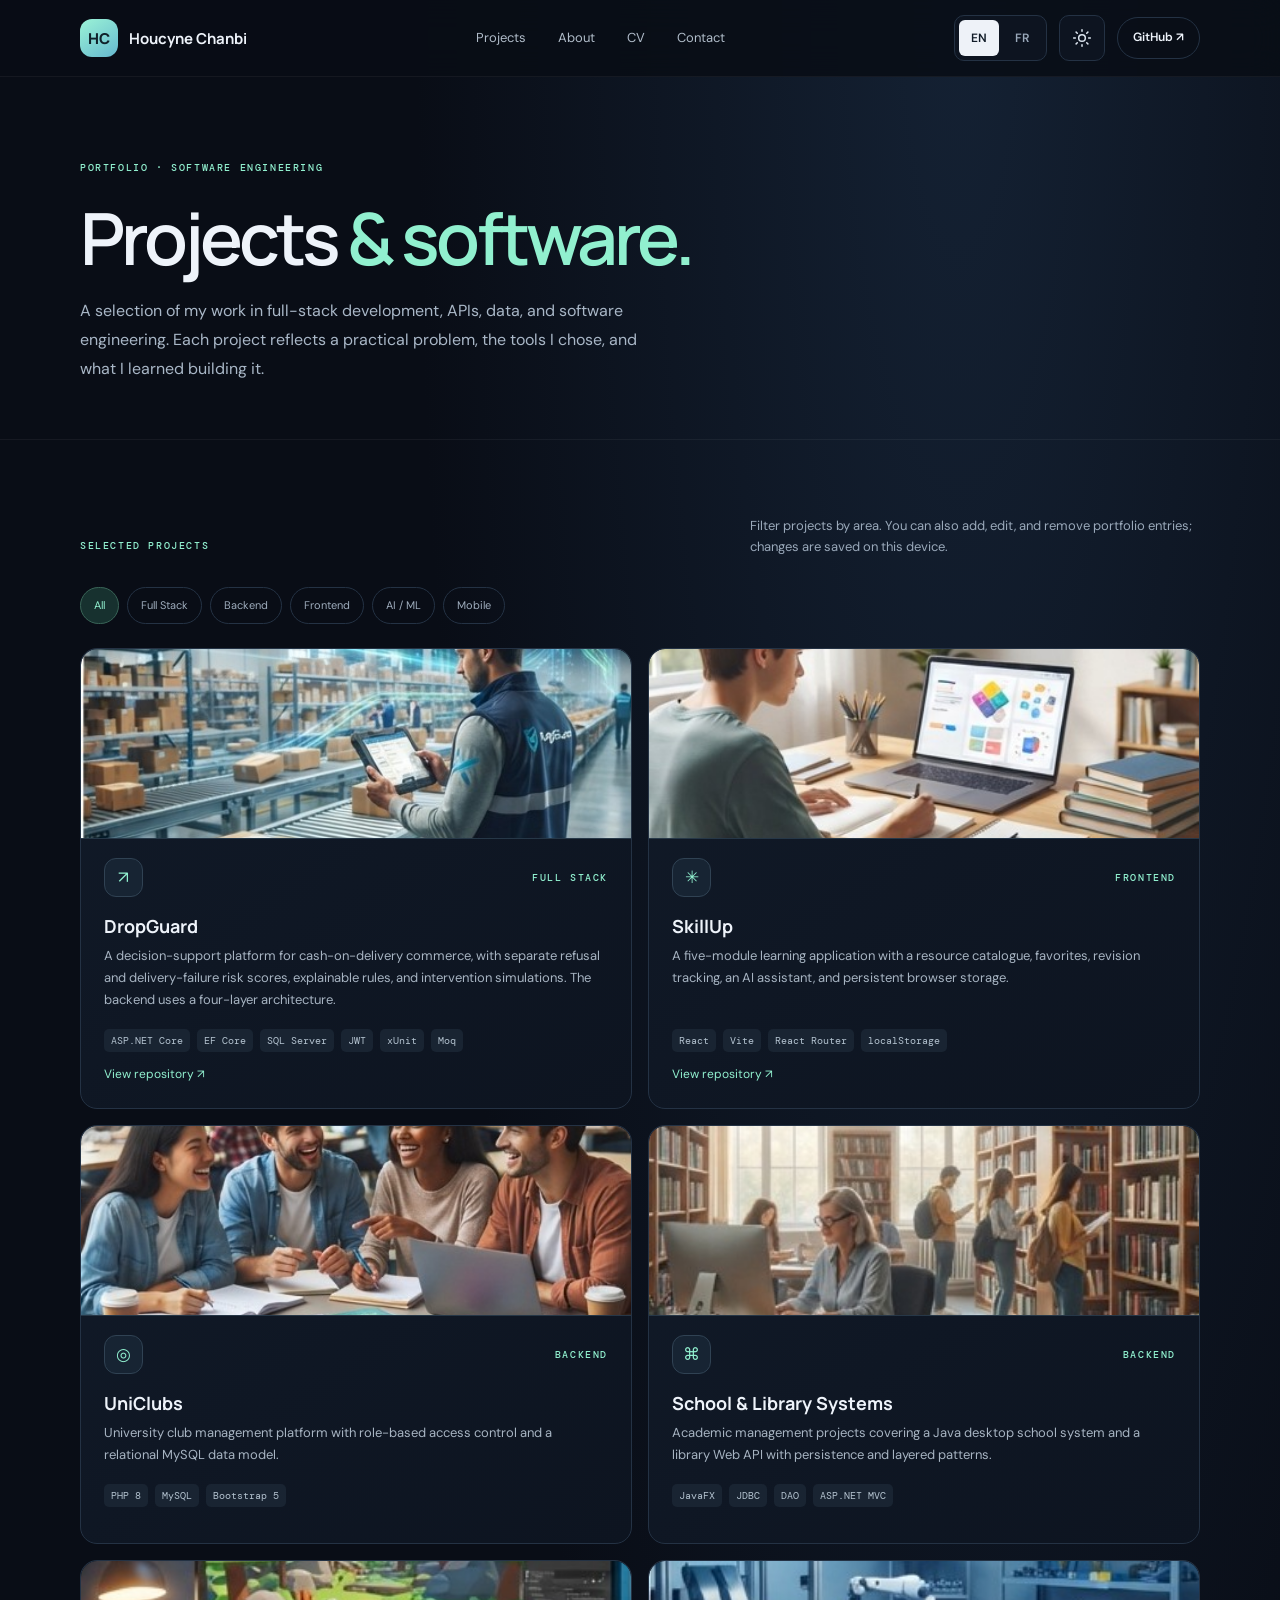
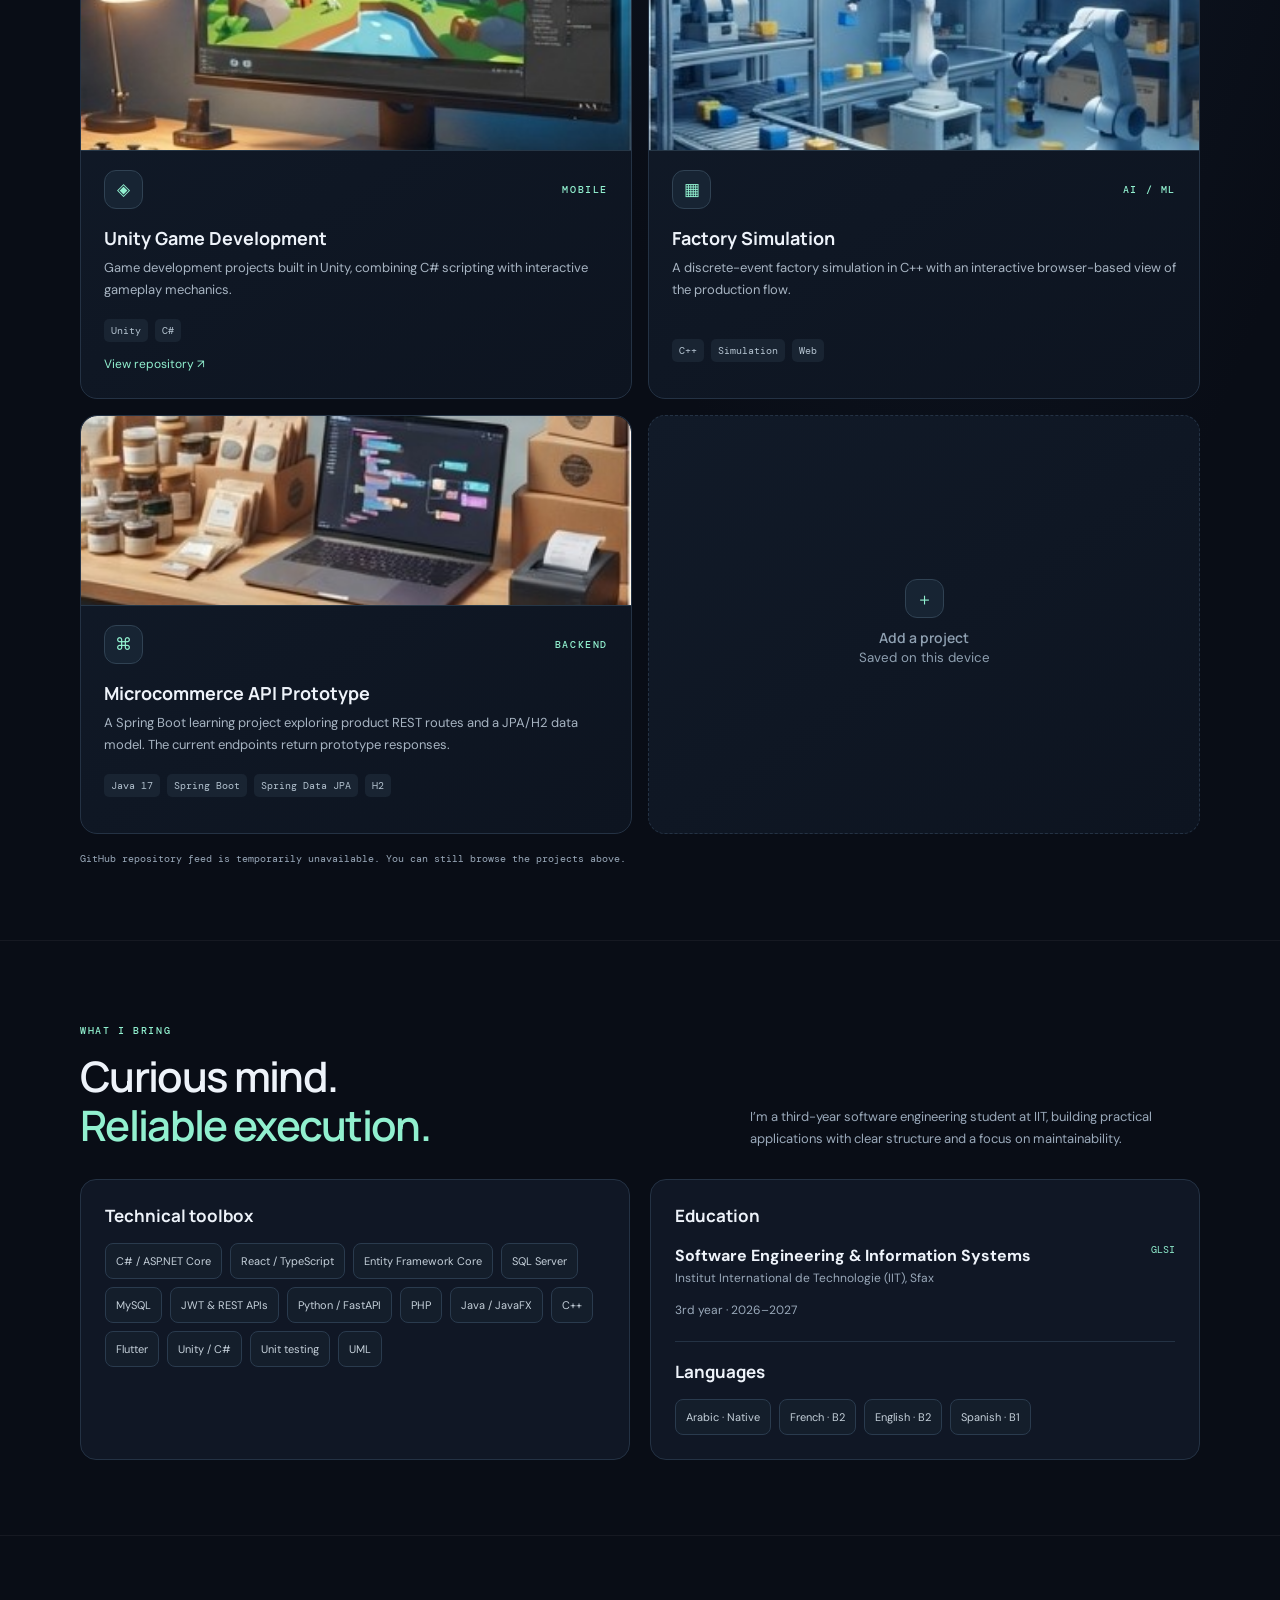
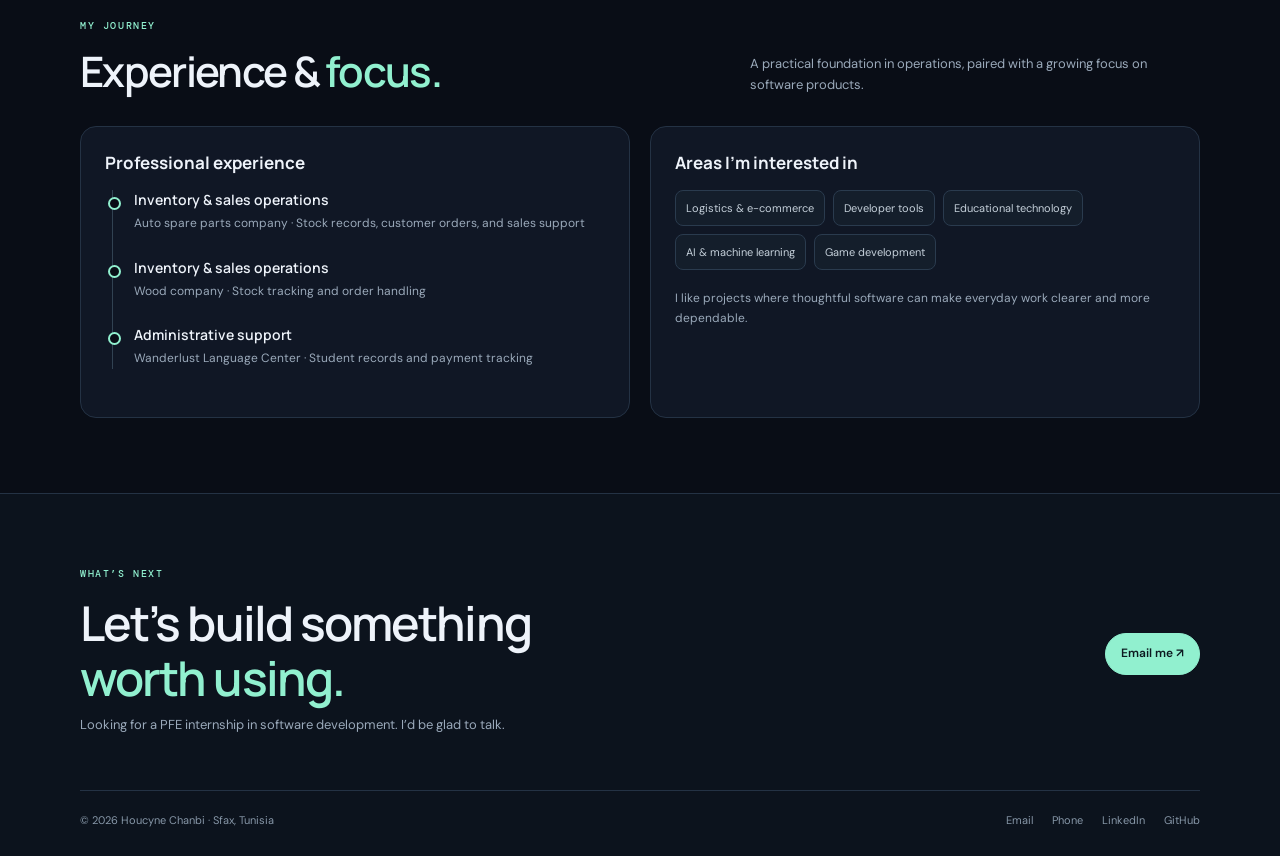
<file: index.html>
<!doctype html>
<html lang="en">
<head>
<meta charset="utf-8"><meta name="viewport" content="width=device-width, initial-scale=1">
<meta name="theme-color" content="#090d16"><meta name="description" content="Houcyne Chanbi — software engineering student building full-stack .NET and React applications.">
<title>Houcyne Chanbi — Software Engineer</title>
<link rel="preconnect" href="https://fonts.googleapis.com"><link rel="preconnect" href="https://fonts.gstatic.com" crossorigin>
<link href="https://fonts.googleapis.com/css2?family=DM+Mono:wght@400;500&family=DM+Sans:wght@400;500;600;700&family=Manrope:wght@400;500;600;700;800&display=swap" rel="stylesheet">
<link rel="stylesheet" href="style.css"></head>
<body><header class="topbar"><div class="wrap nav"><a href="#home" class="brand"><span class="monogram">HC</span><span>Houcyne Chanbi</span></a><nav class="navlinks"><a href="#projects" data-i="navProjects">Projects</a><a href="about.html" data-i="navAbout">About</a><a href="resume.html" data-i="navResume">CV</a><a href="#contact" data-i="navContact">Contact</a></nav><div class="nav-right"><div class="lang-switch" role="group" aria-label="Language"><button type="button" class="lang-option" data-lang="en" aria-pressed="true">EN</button><button type="button" class="lang-option" data-lang="fr" aria-pressed="false">FR</button></div><button type="button" class="theme-switch" id="themeToggle" aria-label="Switch to light mode" title="Switch to light mode"><svg viewBox="0 0 24 24" aria-hidden="true"><circle cx="12" cy="12" r="4"></circle><path d="M12 2v2m0 16v2M4.93 4.93l1.42 1.42m11.3 11.3 1.42 1.42M2 12h2m16 0h2M4.93 19.07l1.42-1.42m11.3-11.3 1.42-1.42"></path></svg></button><a class="pill" href="https://github.com/joexv1" target="_blank" rel="noreferrer">GitHub ↗</a></div></div></header>
<main id="home"><section class="wrap hero"><div><span class="eyebrow" data-i="heroEyebrow">PORTFOLIO · SOFTWARE ENGINEERING</span><h1>Projects <em>&amp; software.</em></h1><p class="lede" data-i="heroText">A selection of my work in full-stack development, APIs, data, and software engineering. Each project reflects a practical problem, the tools I chose, and what I learned building it.</p></div></section>
<section id="projects" class="section"><div class="wrap"><div class="section-head"><div><span class="eyebrow" data-i="selected">SELECTED PROJECTS</span></div><p class="section-intro" data-i="projectsIntro">Filter projects by area. You can also add, edit, and remove portfolio entries; changes are saved on this device.</p></div><div class="filters" id="filters"></div><div class="grid" id="projectGrid"></div><div class="api-status" id="apiStatus" style="margin-top:18px"></div></div></section>
<section id="about" class="section"><div class="wrap"><div class="section-head"><div><span class="eyebrow" data-i="aboutLabel">WHAT I BRING</span><h2 class="section-heading">Curious mind.<br><em>Reliable execution.</em></h2></div><p class="section-intro" data-i="aboutIntro">I’m a third-year software engineering student at IIT, building practical applications with clear structure and a focus on maintainability.</p></div><div class="two-col"><article class="panel"><h3 data-i="toolbox">Technical toolbox</h3><div class="skill-list"><span class="skill">C# / ASP.NET Core</span><span class="skill">React / TypeScript</span><span class="skill">Entity Framework Core</span><span class="skill">SQL Server</span><span class="skill">MySQL</span><span class="skill">JWT &amp; REST APIs</span><span class="skill">Python / FastAPI</span><span class="skill">PHP</span><span class="skill">Java / JavaFX</span><span class="skill">C++</span><span class="skill">Flutter</span><span class="skill">Unity / C#</span><span class="skill">Unit testing</span><span class="skill">UML</span></div></article><article class="panel"><h3 data-i="education">Education</h3><div class="edu-card"><div><strong data-i="degree">Software Engineering &amp; Information Systems</strong><p>Institut International de Technologie (IIT), Sfax</p><p data-i="year">3rd year · 2026–2027</p></div><span class="edu-date">GLSI</span></div><div style="height:1px;background:var(--line);margin:8px 0 18px"></div><h3 data-i="languages">Languages</h3><div class="skill-list"><span class="skill">Arabic · Native</span><span class="skill">French · B2</span><span class="skill">English · B2</span><span class="skill">Spanish · B1</span></div></article></div></div></section>
<section id="experience" class="section"><div class="wrap"><div class="section-head"><div><span class="eyebrow" data-i="journey">MY JOURNEY</span><h2 class="section-heading">Experience &amp; <em>focus.</em></h2></div><p class="section-intro" data-i="journeyIntro">A practical foundation in operations, paired with a growing focus on software products.</p></div><div class="two-col"><article class="panel"><h3 data-i="experienceTitle">Professional experience</h3><div class="timeline"><div class="timeline-item"><h4 data-i="autoParts">Inventory &amp; sales operations</h4><p data-i="autoPartsDesc">Auto spare parts company · Stock records, customer orders, and sales support</p></div><div class="timeline-item"><h4 data-i="wood">Inventory &amp; sales operations</h4><p data-i="woodDesc">Wood company · Stock tracking and order handling</p></div><div class="timeline-item"><h4>Administrative support</h4><p>Wanderlust Language Center · Student records and payment tracking</p></div></div></article><article class="panel"><h3 data-i="interests">Areas I’m interested in</h3><div class="skill-list"><span class="skill">Logistics &amp; e-commerce</span><span class="skill">Developer tools</span><span class="skill">Educational technology</span><span class="skill">AI &amp; machine learning</span><span class="skill">Game development</span></div><p style="color:var(--muted);font-size:12px;margin:19px 0 0" data-i="interestsText">I like projects where thoughtful software can make everyday work clearer and more dependable.</p></article></div></div></section>
<section id="contact" class="footer"><div class="wrap"><div class="footer-main"><div><span class="eyebrow" data-i="next">WHAT’S NEXT</span><h2 data-i="talk">Let’s build something<br><em style="color:var(--mint);font-style:normal">worth using.</em></h2><p data-i="contactText">Looking for a PFE internship in software development. I’d be glad to talk.</p></div><a class="button primary" href="mailto:houcynejoe09@gmail.com">Email me ↗</a></div><div class="footer-bottom"><span>© <span id="yearNow"></span> Houcyne Chanbi · Sfax, Tunisia</span><div class="social"><a href="mailto:houcynejoe09@gmail.com">Email</a><a href="tel:+21694235334">Phone</a><a href="https://www.linkedin.com/in/houcyne-joe-3a90a4304" target="_blank" rel="noreferrer">LinkedIn</a><a href="https://github.com/joexv1" target="_blank" rel="noreferrer">GitHub</a></div></div></div></section></main>
<div class="modal" id="modal"><div class="dialog"><h3 id="modalTitle">Add a project</h3><form class="form" id="projectForm"><input type="hidden" id="projectId"><label>Project name<input id="projectName" required maxlength="60"></label><label>Category<select id="projectCategory"><option>Full Stack</option><option>Backend</option><option>Frontend</option><option>AI / ML</option><option>Mobile</option></select></label><label>Short description<textarea id="projectDescription" required maxlength="260"></textarea></label><label>Technologies, comma separated<input id="projectTech" placeholder="React, TypeScript"></label><label>GitHub URL<input id="projectUrl" type="url" placeholder="https://github.com/joexv1/..."></label><div class="form-actions"><button type="button" class="pill" id="cancelModal">Cancel</button><button class="button primary" type="submit">Save project</button></div></form></div></div>
<script>
const translations={fr:{navProjects:'Projets',navAbout:'À propos',navResume:'CV',navExperience:'Expérience',navContact:'Contact',heroEyebrow:'PORTFOLIO · GÉNIE LOGICIEL',heroText:'Une sélection de mes réalisations en développement full-stack, API, données et génie logiciel. Chaque projet répond à un problème concret et reflète les choix techniques et les apprentissages de sa réalisation.',selected:'PROJETS SÉLECTIONNÉS',projectsIntro:'Filtrez les projets par domaine. Vous pouvez aussi ajouter, modifier et supprimer des projets; vos changements restent enregistrés sur cet appareil.',aboutLabel:'MES ATOUTS',aboutIntro:'Étudiant en troisième année de génie logiciel à l’IIT, je développe des applications utiles, structurées et faciles à maintenir.',toolbox:'Compétences techniques',education:'Formation',degree:'Génie logiciel et systèmes d’information',year:'3e année · 2026–2027',languages:'Langues',journey:'MON PARCOURS',journeyIntro:'Une expérience opérationnelle concrète, combinée à un intérêt croissant pour les produits logiciels.',experienceTitle:'Expérience professionnelle',autoParts:'Gestion de stock et ventes',autoPartsDesc:'Entreprise de pièces automobiles · Stocks, commandes et ventes',wood:'Gestion de stock et ventes',woodDesc:'Entreprise de bois · Suivi des stocks et commandes',interests:'Centres d’intérêt',interestsText:'J’aime créer des logiciels qui rendent le travail quotidien plus simple et plus fiable.',next:'ET MAINTENANT ?',talk:'Créons quelque chose<br><em style="color:var(--mint);font-style:normal">qui sert vraiment.</em>',contactText:'À la recherche d’un stage PFE en développement logiciel. Au plaisir d’échanger.'}};
const baseProjects=[{id:'dropguard',name:'DropGuard',image:'images/dropguard.jpg',category:'Full Stack',description:'A decision-support platform for cash-on-delivery commerce, with separate refusal and delivery-failure risk scores, explainable rules, and intervention simulations. The backend uses a four-layer architecture.',tech:['ASP.NET Core','EF Core','SQL Server','JWT','xUnit','Moq'],url:'https://github.com/joexv1/dropguard',icon:'↗'},{id:'skillup',name:'SkillUp',image:'images/skillup.jpg',category:'Frontend',description:'A five-module learning application with a resource catalogue, favorites, revision tracking, an AI assistant, and persistent browser storage.',tech:['React','Vite','React Router','localStorage'],url:'https://github.com/joexv1/skillup',icon:'✳'},{id:'uniclubs',name:'UniClubs',image:'images/uniclubs.jpg',category:'Backend',description:'University club management platform with role-based access control and a relational MySQL data model.',tech:['PHP 8','MySQL','Bootstrap 5'],url:'',icon:'◎'},{id:'school',name:'School & Library Systems',image:'images/school-library.jpg',category:'Backend',description:'Academic management projects covering a Java desktop school system and a library Web API with persistence and layered patterns.',tech:['JavaFX','JDBC','DAO','ASP.NET MVC'],url:'',icon:'⌘'},{id:'games',name:'Unity Game Development',image:'images/unity-game.jpg',category:'Mobile',description:'Game development projects built in Unity, combining C# scripting with interactive gameplay mechanics.',tech:['Unity','C#'],url:'https://github.com/joexv1/game',icon:'◈'},{id:'factory',name:'Factory Simulation',image:'images/factory-simulation.jpg',category:'AI / ML',description:'A discrete-event factory simulation in C++ with an interactive browser-based view of the production flow.',tech:['C++','Simulation','Web'],url:'',icon:'▦'},{id:'microcommerce',name:'Microcommerce API Prototype',image:'images/microcommerce.jpg',category:'Backend',description:'A Spring Boot learning project exploring product REST routes and a JPA/H2 data model. The current endpoints return prototype responses.',tech:['Java 17','Spring Boot','Spring Data JPA','H2'],url:'',icon:'⌘'}];
const labels=['All','Full Stack','Backend','Frontend','AI / ML','Mobile']; let active='All'; let projects=[];
function loadProjects(){try{const custom=JSON.parse(localStorage.getItem('houcyne-projects')||'[]');projects=[...baseProjects,...custom]}catch{projects=[...baseProjects]}}
function saveProjects(){localStorage.setItem('houcyne-projects',JSON.stringify(projects.filter(p=>p.custom)))}
function render(){const fr=document.documentElement.lang==='fr';document.querySelector('#filters').innerHTML=labels.map(x=>`<button class="filter ${active===x?'active':''}" data-filter="${x}">${fr?({'All':'Tous','Full Stack':'Full Stack','Backend':'Backend','Frontend':'Frontend','AI / ML':'IA / ML','Mobile':'Mobile'})[x]:x}</button>`).join('');document.querySelector('#projectGrid').innerHTML=projects.filter(p=>active==='All'||p.category===active).map(p=>`<article class="card">${p.image?`<img class="project-photo" src="${p.image}" alt="${escapeAttr(p.name)} project photo" loading="lazy">`:""}<div class="card-top"><span class="icon">${p.icon||'✳'}</span><span class="label">${p.category}</span></div><h3>${escapeHtml(p.name)}</h3><p>${escapeHtml(p.description)}</p><div class="tech">${(p.tech||[]).map(t=>`<span>${escapeHtml(t)}</span>`).join('')}</div><div class="project-tools">${p.url?`<a class="repo-link" href="${escapeAttr(p.url)}" target="_blank" rel="noreferrer">View repository ↗</a>`:''}${p.custom?`<button class="text-btn" data-edit="${p.id}">Edit</button><button class="text-btn" data-delete="${p.id}">Delete</button>`:''}</div></article>`).join('')+`<button class="card add-card" id="addProject"><span class="icon">＋</span><strong>${fr?'Ajouter un projet':'Add a project'}</strong><small>${fr?'Enregistré sur cet appareil':'Saved on this device'}</small></button>`}
function escapeHtml(s){return String(s).replace(/[&<>"']/g,c=>({'&':'&amp;','<':'&lt;','>':'&gt;','"':'&quot;',"'":'&#39;'}[c]))}function escapeAttr(s){return escapeHtml(s)}
document.addEventListener('click',e=>{if(e.target.closest('[data-filter]')){active=e.target.closest('[data-filter]').dataset.filter;render()}if(e.target.closest('#addProject'))openForm();if(e.target.closest('[data-edit]'))openForm(projects.find(p=>p.id===e.target.closest('[data-edit]').dataset.edit));if(e.target.closest('[data-delete]')){projects=projects.filter(p=>p.id!==e.target.closest('[data-delete]').dataset.delete);saveProjects();render()}if(e.target.id==='cancelModal'||e.target.id==='modal')document.querySelector('#modal').classList.remove('open')});
function openForm(p){const form=document.querySelector('#projectForm');form.reset();document.querySelector('#projectId').value=p?.id||'';document.querySelector('#projectName').value=p?.name||'';document.querySelector('#projectCategory').value=p?.category||'Full Stack';document.querySelector('#projectDescription').value=p?.description||'';document.querySelector('#projectTech').value=(p?.tech||[]).join(', ');document.querySelector('#projectUrl').value=p?.url||'';document.querySelector('#modalTitle').textContent=p?'Edit project':'Add a project';document.querySelector('#modal').classList.add('open')}
document.querySelector('#projectForm').addEventListener('submit',e=>{e.preventDefault();const id=document.querySelector('#projectId').value||`custom-${Date.now()}`,old=projects.find(p=>p.id===id);const item={id,name:document.querySelector('#projectName').value.trim(),category:document.querySelector('#projectCategory').value,description:document.querySelector('#projectDescription').value.trim(),tech:document.querySelector('#projectTech').value.split(',').map(s=>s.trim()).filter(Boolean),url:document.querySelector('#projectUrl').value.trim(),icon:'✳',custom:true};projects=old?projects.map(p=>p.id===id?item:p):[...projects,item];saveProjects();document.querySelector('#modal').classList.remove('open');render()});
const englishCopy=new Map([...document.querySelectorAll('[data-i]')].map(el=>[el.dataset.i,el.innerHTML]));function setLanguage(lang){const fr=lang==='fr';document.documentElement.lang=lang;document.querySelectorAll('.lang-option').forEach(btn=>btn.setAttribute('aria-pressed',String(btn.dataset.lang===lang)));document.querySelectorAll('[data-i]').forEach(el=>{const key=el.dataset.i;el.innerHTML=fr?(translations.fr[key]||englishCopy.get(key)):englishCopy.get(key)});render();if(document.querySelector('#themeToggle'))setTheme(document.body.dataset.theme||'dark')}document.querySelectorAll('.lang-option').forEach(btn=>btn.addEventListener('click',()=>setLanguage(btn.dataset.lang)));function setTheme(theme){document.body.dataset.theme=theme;localStorage.setItem('houcyne-theme',theme);const dark=theme==='dark';const btn=document.querySelector('#themeToggle');btn.setAttribute('aria-label',dark?(document.documentElement.lang==='fr'?'Passer au mode clair':'Switch to light mode'):(document.documentElement.lang==='fr'?'Activer le mode nuit':'Switch to night mode'));btn.title=btn.getAttribute('aria-label');btn.innerHTML=dark?'<svg viewBox="0 0 24 24" aria-hidden="true"><circle cx="12" cy="12" r="4"></circle><path d="M12 2v2m0 16v2M4.93 4.93l1.42 1.42m11.3 11.3 1.42 1.42M2 12h2m16 0h2M4.93 19.07l1.42-1.42m11.3-11.3 1.42-1.42"></path></svg>':'<svg viewBox="0 0 24 24" aria-hidden="true"><path d="M20.5 15.5A8.5 8.5 0 0 1 8.5 3.5 8.5 8.5 0 1 0 20.5 15.5Z"></path></svg>'}setTheme(localStorage.getItem('houcyne-theme')||'dark');document.querySelector('#themeToggle').addEventListener('click',()=>setTheme(document.body.dataset.theme==='dark'?'light':'dark'));
async function loadGithub(){const status=document.querySelector('#apiStatus');status.textContent='Loading latest public repositories from GitHub…';try{const res=await fetch('https://api.github.com/users/joexv1/repos?sort=updated&per_page=100');if(!res.ok)throw Error('GitHub API returned '+res.status);const repos=await res.json();const activeRepos=repos.filter(r=>!r.fork&&!baseProjects.some(p=>p.name.toLowerCase()===r.name.toLowerCase()));status.textContent=`GitHub API · ${repos.length} public repositories · Updated ${new Date().toLocaleDateString()}`;if(activeRepos.length){const section=document.createElement('div');section.style.cssText='margin-top:24px';section.innerHTML=`<div class="section-head"><div><span class="eyebrow">GITHUB</span><h3 style="font:600 20px Manrope;margin:8px 0">More on my profile</h3></div><span class="api-status">${activeRepos.length} additional repositories</span></div><div class="two-col">${activeRepos.slice(0,4).map(r=>`<a class="api-card" href="${escapeAttr(r.html_url)}" target="_blank" rel="noreferrer"><span>${escapeHtml(r.name)}<br><small>${escapeHtml(r.description||'Public repository')}</small></span><span>${escapeHtml(r.language||'Code')} ↗</span></a>`).join('')}</div>`;document.querySelector('#projectGrid').after(section)}}catch(err){status.textContent='GitHub repository feed is temporarily unavailable. You can still browse the projects above.'}}
document.querySelector('#yearNow').textContent=new Date().getFullYear();loadProjects();render();loadGithub();
</script></body></html>
</file>
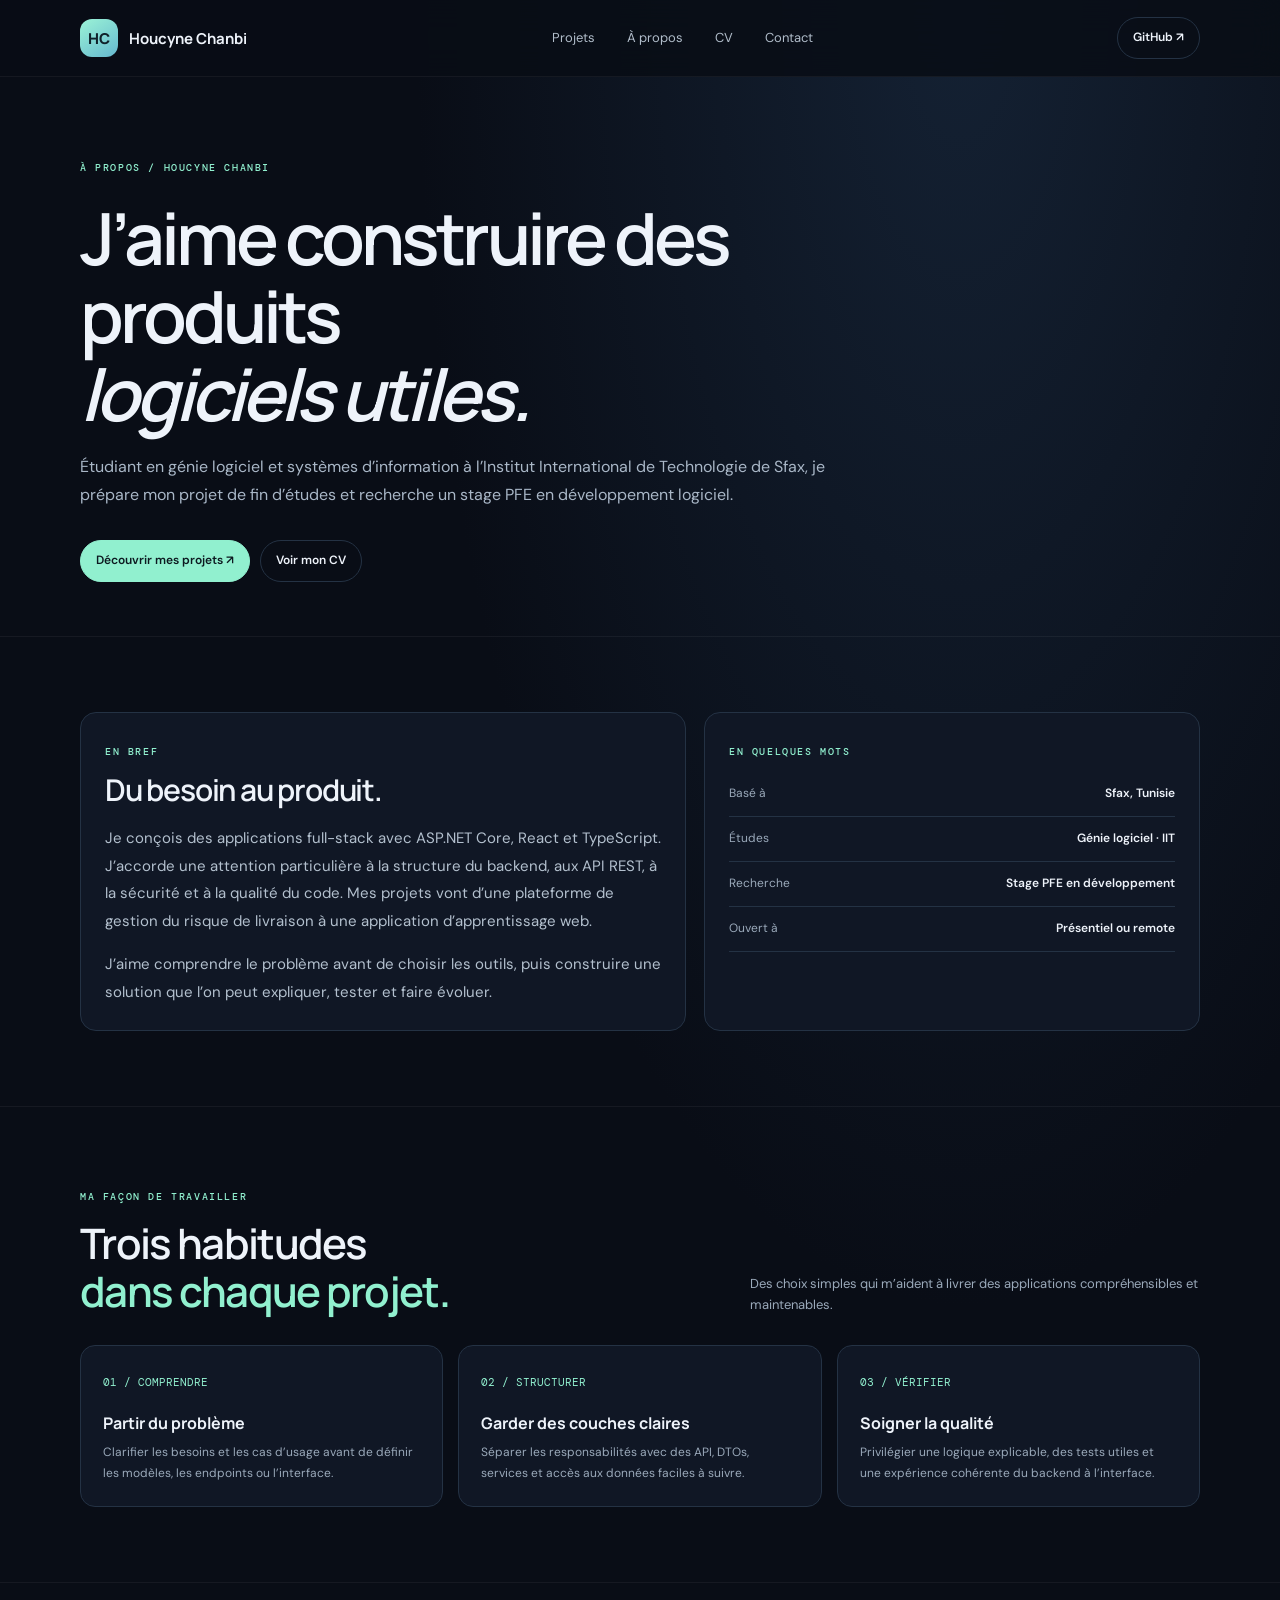
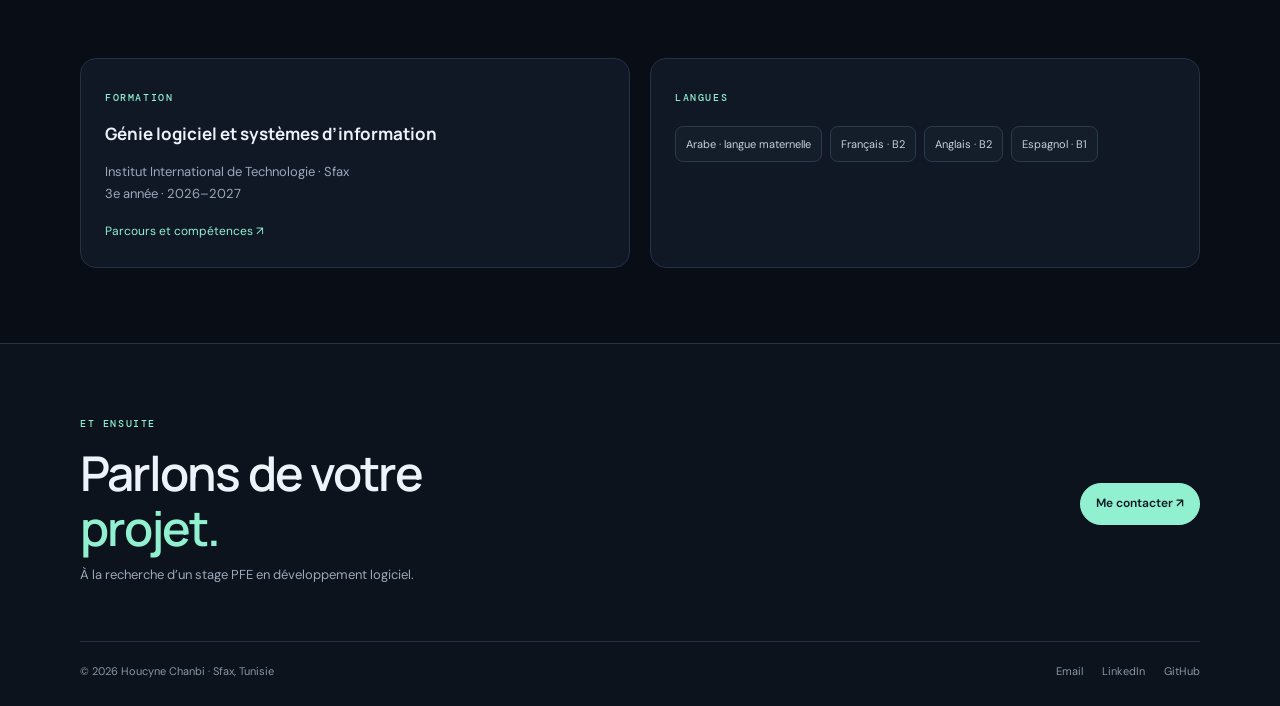
<file: about.html>
<!doctype html>
<html lang="fr">
<head>
<meta charset="utf-8"><meta name="viewport" content="width=device-width, initial-scale=1">
<meta name="theme-color" content="#090d16"><meta name="description" content="À propos de Houcyne Chanbi, étudiant en génie logiciel à Sfax, spécialisé en développement full-stack .NET et React.">
<title>À propos — Houcyne Chanbi</title>
<link rel="preconnect" href="https://fonts.googleapis.com"><link rel="preconnect" href="https://fonts.gstatic.com" crossorigin><link href="https://fonts.googleapis.com/css2?family=DM+Mono:wght@400;500&family=DM+Sans:wght@400;500;600;700&family=Manrope:wght@400;500;600;700;800&display=swap" rel="stylesheet"><link rel="stylesheet" href="style.css">
<style>.page-hero{padding:76px 0 54px}.page-hero h1{max-width:850px}.page-hero .lede{max-width:760px}.about-grid{display:grid;grid-template-columns:1.1fr .9fr;gap:18px}.about-copy{font-size:15px;color:#b3c0ce;line-height:1.85}.principles{display:grid;grid-template-columns:repeat(3,1fr);gap:15px}.principle{background:var(--panel);border:1px solid var(--line);border-radius:15px;padding:22px}.principle .number{font:11px 'DM Mono';color:var(--mint)}.principle h3{font:700 16px Manrope;margin:17px 0 8px}.principle p{font-size:12px;color:var(--muted);margin:0;line-height:1.75}.about-facts{display:grid;gap:12px}.fact{display:flex;justify-content:space-between;gap:16px;border-bottom:1px solid var(--line);padding-bottom:12px;font-size:12px}.fact span:first-child{color:var(--muted)}.fact strong{font-weight:600;text-align:right}@media(max-width:760px){.about-grid,.principles{grid-template-columns:1fr}.page-hero{padding-top:55px}}</style>
</head>
<body>
<header class="topbar"><div class="wrap nav"><a href="index.html" class="brand"><span class="monogram">HC</span><span>Houcyne Chanbi</span></a><nav class="navlinks"><a href="index.html#projects">Projets</a><a href="about.html" aria-current="page">À propos</a><a href="resume.html">CV</a><a href="index.html#contact">Contact</a></nav><div class="nav-right"><a class="pill" href="https://github.com/joexv1" target="_blank" rel="noreferrer">GitHub ↗</a></div></div></header>
<main>
<section class="wrap page-hero"><span class="eyebrow">À PROPOS / HOUCYNE CHANBI</span><h1>J’aime construire des produits<br><em>logiciels utiles.</em></h1><p class="lede">Étudiant en génie logiciel et systèmes d’information à l’Institut International de Technologie de Sfax, je prépare mon projet de fin d’études et recherche un stage PFE en développement logiciel.</p><div class="hero-actions"><a class="button primary" href="index.html#projects">Découvrir mes projets ↗</a><a class="button" href="resume.html">Voir mon CV</a></div></section>
<section class="section"><div class="wrap about-grid"><article class="panel"><span class="eyebrow">EN BREF</span><h2 class="section-heading" style="font-size:30px;margin-bottom:17px">Du besoin au produit.</h2><p class="about-copy">Je conçois des applications full-stack avec ASP.NET Core, React et TypeScript. J’accorde une attention particulière à la structure du backend, aux API REST, à la sécurité et à la qualité du code. Mes projets vont d’une plateforme de gestion du risque de livraison à une application d’apprentissage web.</p><p class="about-copy" style="margin-bottom:0">J’aime comprendre le problème avant de choisir les outils, puis construire une solution que l’on peut expliquer, tester et faire évoluer.</p></article><article class="panel"><span class="eyebrow">EN QUELQUES MOTS</span><div class="about-facts" style="margin-top:21px"><div class="fact"><span>Basé à</span><strong>Sfax, Tunisie</strong></div><div class="fact"><span>Études</span><strong>Génie logiciel · IIT</strong></div><div class="fact"><span>Recherche</span><strong>Stage PFE en développement</strong></div><div class="fact"><span>Ouvert à</span><strong>Présentiel ou remote</strong></div></div></article></div></section>
<section class="section"><div class="wrap"><div class="section-head"><div><span class="eyebrow">MA FAÇON DE TRAVAILLER</span><h2 class="section-heading">Trois habitudes<br><em>dans chaque projet.</em></h2></div><p class="section-intro">Des choix simples qui m’aident à livrer des applications compréhensibles et maintenables.</p></div><div class="principles"><article class="principle"><span class="number">01 / COMPRENDRE</span><h3>Partir du problème</h3><p>Clarifier les besoins et les cas d’usage avant de définir les modèles, les endpoints ou l’interface.</p></article><article class="principle"><span class="number">02 / STRUCTURER</span><h3>Garder des couches claires</h3><p>Séparer les responsabilités avec des API, DTOs, services et accès aux données faciles à suivre.</p></article><article class="principle"><span class="number">03 / VÉRIFIER</span><h3>Soigner la qualité</h3><p>Privilégier une logique explicable, des tests utiles et une expérience cohérente du backend à l’interface.</p></article></div></div></section>
<section class="section"><div class="wrap two-col"><article class="panel"><span class="eyebrow">FORMATION</span><h3 style="margin-top:13px">Génie logiciel et systèmes d’information</h3><p style="color:var(--muted);font-size:13px">Institut International de Technologie · Sfax<br>3e année · 2026–2027</p><a class="repo-link" href="resume.html">Parcours et compétences ↗</a></article><article class="panel"><span class="eyebrow">LANGUES</span><div class="skill-list" style="margin-top:17px"><span class="skill">Arabe · langue maternelle</span><span class="skill">Français · B2</span><span class="skill">Anglais · B2</span><span class="skill">Espagnol · B1</span></div></article></div></section>
</main><footer class="footer"><div class="wrap"><div class="footer-main"><div><span class="eyebrow">ET ENSUITE</span><h2>Parlons de votre<br><em style="color:var(--mint);font-style:normal">projet.</em></h2><p>À la recherche d’un stage PFE en développement logiciel.</p></div><a class="button primary" href="mailto:houcynejoe09@gmail.com">Me contacter ↗</a></div><div class="footer-bottom"><span>© <span class="year"></span> Houcyne Chanbi · Sfax, Tunisie</span><div class="social"><a href="mailto:houcynejoe09@gmail.com">Email</a><a href="https://www.linkedin.com/in/houcyne-joe-3a90a4304" target="_blank" rel="noreferrer">LinkedIn</a><a href="https://github.com/joexv1" target="_blank" rel="noreferrer">GitHub</a></div></div></div></footer><script>document.querySelector('.year').textContent=new Date().getFullYear()</script>
</body></html>
</file>
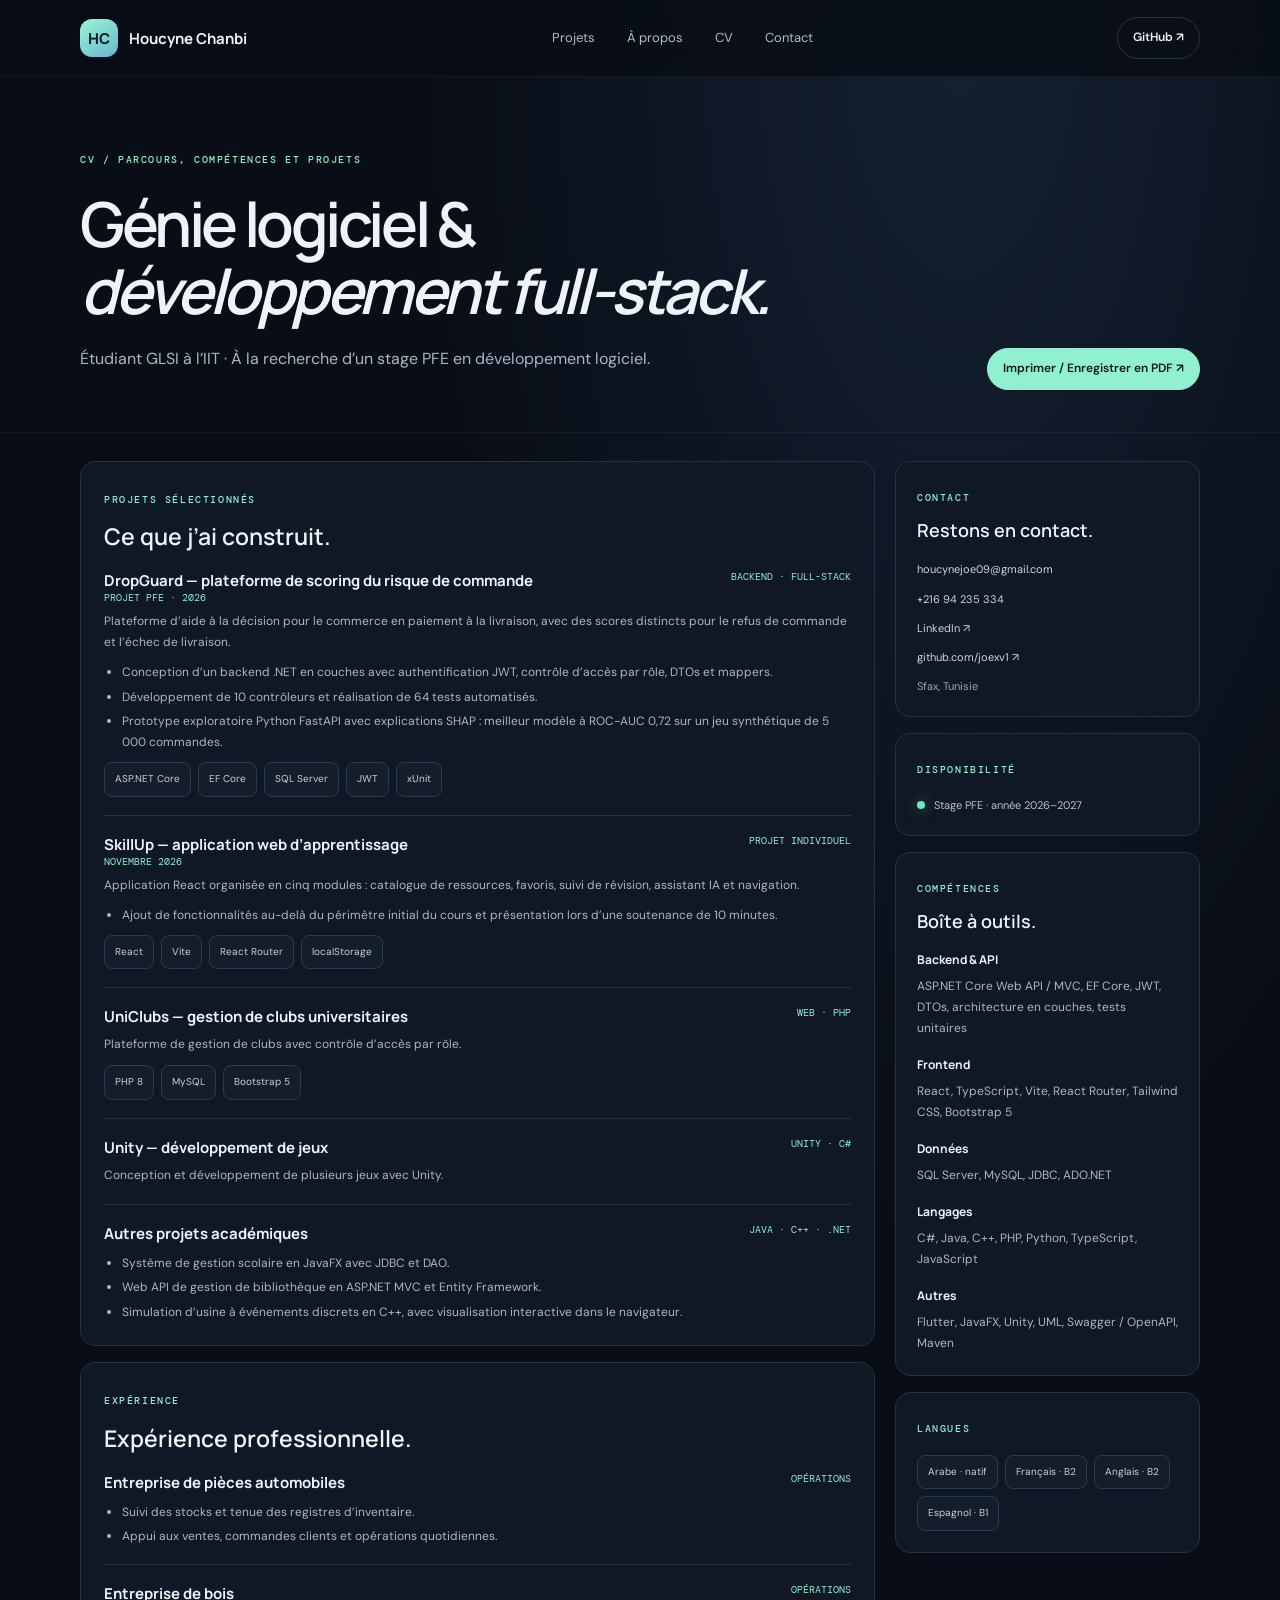
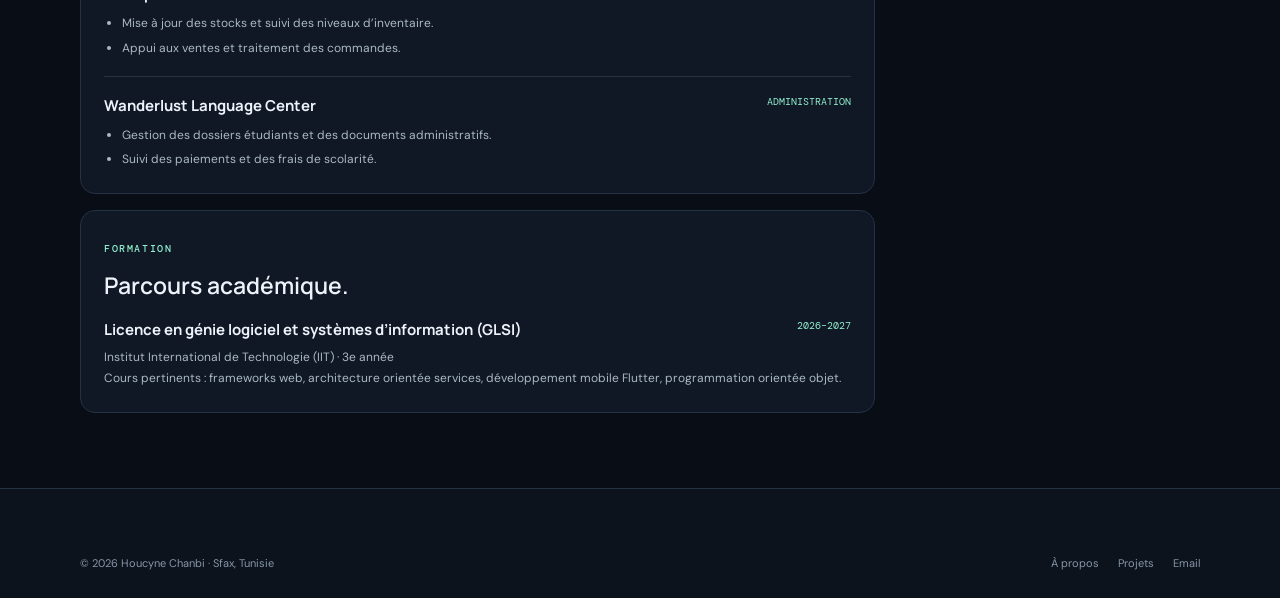
<file: resume.html>
<!doctype html>
<html lang="fr">
<head>
<meta charset="utf-8"><meta name="viewport" content="width=device-width, initial-scale=1">
<meta name="theme-color" content="#090d16"><meta name="description" content="CV de Houcyne Chanbi — étudiant en génie logiciel, développement full-stack .NET et React, recherche un stage PFE.">
<title>CV — Houcyne Chanbi</title>
<link rel="preconnect" href="https://fonts.googleapis.com"><link rel="preconnect" href="https://fonts.gstatic.com" crossorigin><link href="https://fonts.googleapis.com/css2?family=DM+Mono:wght@400;500&family=DM+Sans:wght@400;500;600;700&family=Manrope:wght@400;500;600;700;800&display=swap" rel="stylesheet"><link rel="stylesheet" href="style.css">
<style>.page-hero{padding:68px 0 42px}.page-hero h1{font-size:clamp(42px,5vw,62px)}.resume-layout{display:grid;grid-template-columns:minmax(0,1fr) 305px;gap:20px;align-items:start}.resume-main,.resume-side{display:grid;gap:16px}.resume-block{background:var(--panel);border:1px solid var(--line);border-radius:15px;padding:23px}.resume-block h2{font:600 23px Manrope;margin:9px 0 18px}.resume-block h3{font:700 15px Manrope;margin:0}.resume-block p{font-size:12px;color:#aab8c6;line-height:1.75;margin:7px 0 0}.resume-entry{padding:0 0 18px;margin:0 0 18px;border-bottom:1px solid var(--line)}.resume-entry:last-child{padding:0;margin:0;border:0}.resume-entry-top{display:flex;justify-content:space-between;gap:12px;align-items:start}.resume-entry-top small,.resume-meta{font:10px 'DM Mono';color:var(--mint);white-space:nowrap}.resume-entry ul{margin:9px 0 0;padding-left:18px;color:#aab8c6;font-size:12px;line-height:1.7}.resume-entry li+li{margin-top:4px}.resume-side .resume-block{padding:21px}.contact-list{display:grid;gap:11px;font-size:11px}.contact-list a{color:#cbd7e2;overflow-wrap:anywhere}.contact-list a:hover{color:var(--mint)}.skill-group+.skill-group{margin-top:17px}.skill-group h3{font-size:12px;margin-bottom:8px}.skill-group p{margin:0}.resume-badges{display:flex;flex-wrap:wrap;gap:7px}.resume-badges .skill{font-size:10px}.education-entry+.education-entry{border-top:1px solid var(--line);padding-top:15px;margin-top:15px}.availability-line{display:flex;align-items:center;gap:9px;font-size:11px;color:#b7c4d0}.availability-line .dot{flex:none}@media(max-width:850px){.resume-layout{grid-template-columns:1fr}.resume-side{grid-template-columns:repeat(2,1fr)}}@media(max-width:600px){.resume-side{grid-template-columns:1fr}.resume-entry-top{display:block}.resume-entry-top small{display:block;margin-top:5px}}@media print{body{background:#fff;color:#17212b}.topbar,.footer,.print-action{display:none!important}.wrap{width:100%;max-width:none}.page-hero{padding:15px 0}.page-hero .eyebrow,.resume-meta,.resume-entry-top small{color:#197a62}.resume-layout{grid-template-columns:minmax(0,1fr) 235px;gap:10px}.resume-main,.resume-side{gap:9px}.resume-block,.resume-side .resume-block{background:#fff;border:1px solid #d7dee5;padding:13px;break-inside:avoid}.resume-block h2{font-size:17px;margin:6px 0 10px}.resume-block h3{font-size:12px}.resume-block p,.resume-entry ul{color:#364553;font-size:9px}.resume-entry{padding-bottom:10px;margin-bottom:10px}.skill{background:#f3f6f8;color:#263543;border-color:#d5dde4}.contact-list a{color:#263543}h1{color:#17212b}}
</style></head>
<body>
<header class="topbar"><div class="wrap nav"><a href="index.html" class="brand"><span class="monogram">HC</span><span>Houcyne Chanbi</span></a><nav class="navlinks"><a href="index.html#projects">Projets</a><a href="about.html">À propos</a><a href="resume.html" aria-current="page">CV</a><a href="index.html#contact">Contact</a></nav><div class="nav-right"><a class="pill" href="https://github.com/joexv1" target="_blank" rel="noreferrer">GitHub ↗</a></div></div></header>
<main><section class="wrap page-hero"><span class="eyebrow">CV / PARCOURS, COMPÉTENCES ET PROJETS</span><div style="display:flex;justify-content:space-between;align-items:end;gap:20px;flex-wrap:wrap"><div><h1>Génie logiciel &amp;<br><em>développement full-stack.</em></h1><p class="lede">Étudiant GLSI à l’IIT · À la recherche d’un stage PFE en développement logiciel.</p></div><button class="button primary print-action" onclick="window.print()">Imprimer / Enregistrer en PDF ↗</button></div></section>
<section class="section" style="padding-top:28px"><div class="wrap resume-layout"><div class="resume-main">
<article class="resume-block"><span class="eyebrow">PROJETS SÉLECTIONNÉS</span><h2>Ce que j’ai construit.</h2>
<div class="resume-entry"><div class="resume-entry-top"><div><h3>DropGuard — plateforme de scoring du risque de commande</h3><div class="resume-meta">PROJET PFE · 2026</div></div><small>BACKEND · FULL-STACK</small></div><p>Plateforme d’aide à la décision pour le commerce en paiement à la livraison, avec des scores distincts pour le refus de commande et l’échec de livraison.</p><ul><li>Conception d’un backend .NET en couches avec authentification JWT, contrôle d’accès par rôle, DTOs et mappers.</li><li>Développement de 10 contrôleurs et réalisation de 64 tests automatisés.</li><li>Prototype exploratoire Python FastAPI avec explications SHAP : meilleur modèle à ROC-AUC 0,72 sur un jeu synthétique de 5 000 commandes.</li></ul><div class="resume-badges" style="margin-top:10px"><span class="skill">ASP.NET Core</span><span class="skill">EF Core</span><span class="skill">SQL Server</span><span class="skill">JWT</span><span class="skill">xUnit</span></div></div>
<div class="resume-entry"><div class="resume-entry-top"><div><h3>SkillUp — application web d’apprentissage</h3><div class="resume-meta">NOVEMBRE 2026</div></div><small>PROJET INDIVIDUEL</small></div><p>Application React organisée en cinq modules : catalogue de ressources, favoris, suivi de révision, assistant IA et navigation.</p><ul><li>Ajout de fonctionnalités au-delà du périmètre initial du cours et présentation lors d’une soutenance de 10 minutes.</li></ul><div class="resume-badges" style="margin-top:10px"><span class="skill">React</span><span class="skill">Vite</span><span class="skill">React Router</span><span class="skill">localStorage</span></div></div>
<div class="resume-entry"><div class="resume-entry-top"><div><h3>UniClubs — gestion de clubs universitaires</h3></div><small>WEB · PHP</small></div><p>Plateforme de gestion de clubs avec contrôle d’accès par rôle.</p><div class="resume-badges" style="margin-top:10px"><span class="skill">PHP 8</span><span class="skill">MySQL</span><span class="skill">Bootstrap 5</span></div></div>
<div class="resume-entry"><div class="resume-entry-top"><div><h3>Unity — développement de jeux</h3></div><small>UNITY · C#</small></div><p>Conception et développement de plusieurs jeux avec Unity.</p></div><div class="resume-entry"><div class="resume-entry-top"><div><h3>Autres projets académiques</h3></div><small>JAVA · C++ · .NET</small></div><ul><li>Système de gestion scolaire en JavaFX avec JDBC et DAO.</li><li>Web API de gestion de bibliothèque en ASP.NET MVC et Entity Framework.</li><li>Simulation d’usine à événements discrets en C++, avec visualisation interactive dans le navigateur.</li></ul></div></article>
<article class="resume-block"><span class="eyebrow">EXPÉRIENCE</span><h2>Expérience professionnelle.</h2>
<div class="resume-entry"><div class="resume-entry-top"><h3>Entreprise de pièces automobiles</h3><small>OPÉRATIONS</small></div><ul><li>Suivi des stocks et tenue des registres d’inventaire.</li><li>Appui aux ventes, commandes clients et opérations quotidiennes.</li></ul></div>
<div class="resume-entry"><div class="resume-entry-top"><h3>Entreprise de bois</h3><small>OPÉRATIONS</small></div><ul><li>Mise à jour des stocks et suivi des niveaux d’inventaire.</li><li>Appui aux ventes et traitement des commandes.</li></ul></div>
<div class="resume-entry"><div class="resume-entry-top"><h3>Wanderlust Language Center</h3><small>ADMINISTRATION</small></div><ul><li>Gestion des dossiers étudiants et des documents administratifs.</li><li>Suivi des paiements et des frais de scolarité.</li></ul></div></article>
<article class="resume-block"><span class="eyebrow">FORMATION</span><h2>Parcours académique.</h2><div class="education-entry"><div class="resume-entry-top"><h3>Licence en génie logiciel et systèmes d’information (GLSI)</h3><small>2026–2027</small></div><p>Institut International de Technologie (IIT) · 3e année<br>Cours pertinents : frameworks web, architecture orientée services, développement mobile Flutter, programmation orientée objet.</p></div></article>
</div><aside class="resume-side"><article class="resume-block"><span class="eyebrow">CONTACT</span><h2 style="font-size:18px">Restons en contact.</h2><div class="contact-list"><a href="mailto:houcynejoe09@gmail.com">houcynejoe09@gmail.com</a><a href="tel:+21694235334">+216 94 235 334</a><a href="https://www.linkedin.com/in/houcyne-joe-3a90a4304" target="_blank" rel="noreferrer">LinkedIn ↗</a><a href="https://github.com/joexv1" target="_blank" rel="noreferrer">github.com/joexv1 ↗</a><span style="color:var(--muted)">Sfax, Tunisie</span></div></article>
<article class="resume-block"><span class="eyebrow">DISPONIBILITÉ</span><div class="availability-line" style="margin-top:14px"><span class="dot"></span>Stage PFE · année 2026–2027</div></article>
<article class="resume-block"><span class="eyebrow">COMPÉTENCES</span><h2 style="font-size:18px">Boîte à outils.</h2><div class="skill-group"><h3>Backend &amp; API</h3><p>ASP.NET Core Web API / MVC, EF Core, JWT, DTOs, architecture en couches, tests unitaires</p></div><div class="skill-group"><h3>Frontend</h3><p>React, TypeScript, Vite, React Router, Tailwind CSS, Bootstrap 5</p></div><div class="skill-group"><h3>Données</h3><p>SQL Server, MySQL, JDBC, ADO.NET</p></div><div class="skill-group"><h3>Langages</h3><p>C#, Java, C++, PHP, Python, TypeScript, JavaScript</p></div><div class="skill-group"><h3>Autres</h3><p>Flutter, JavaFX, Unity, UML, Swagger / OpenAPI, Maven</p></div></article>
<article class="resume-block"><span class="eyebrow">LANGUES</span><div class="resume-badges" style="margin-top:14px"><span class="skill">Arabe · natif</span><span class="skill">Français · B2</span><span class="skill">Anglais · B2</span><span class="skill">Espagnol · B1</span></div></article>
</aside></div></section></main>
<footer class="footer"><div class="wrap"><div class="footer-bottom" style="border-top:0;padding-top:0"><span>© <span class="year"></span> Houcyne Chanbi · Sfax, Tunisie</span><div class="social"><a href="about.html">À propos</a><a href="index.html#projects">Projets</a><a href="mailto:houcynejoe09@gmail.com">Email</a></div></div></div></footer><script>document.querySelector('.year').textContent=new Date().getFullYear()</script>
</body></html>
</file>
<file: style.css>
:root{--bg:#090d16;--panel:#101725;--panel2:#131e2d;--text:#eef3fa;--muted:#9aa9ba;--line:#243244;--mint:#91f0cf;--blue:#8bc6ff;--max:1120px}*{box-sizing:border-box}html{scroll-behavior:smooth;scroll-padding-top:90px}body{margin:0;background:radial-gradient(ellipse at 75% 0%,#142133 0,transparent 34rem),var(--bg);color:var(--text);font-family:'DM Sans',sans-serif;line-height:1.65}a{color:inherit;text-decoration:none}button{font:inherit;color:inherit}.wrap{width:min(var(--max),calc(100% - 48px));margin:auto}.topbar{position:sticky;top:0;z-index:10;background:#090d16db;backdrop-filter:blur(16px);border-bottom:1px solid #ffffff0d}.nav{height:76px;display:flex;align-items:center;justify-content:space-between}.brand{display:flex;gap:11px;align-items:center;font:700 15px Manrope}.monogram{display:grid;place-items:center;width:38px;height:38px;border-radius:12px;background:linear-gradient(145deg,#9bf3d6,#65b8cf);color:#10202a;font-weight:800}.navlinks{display:flex;gap:32px;color:#b1bdca;font-size:13px}.navlinks a:hover,.social a:hover{color:var(--mint)}.nav-right{display:flex;align-items:center;gap:12px}.pill,.button{display:inline-flex;align-items:center;gap:9px;border:1px solid var(--line);border-radius:999px;padding:10px 15px;font-size:12px;font-weight:600;transition:.2s}.button.primary{background:var(--mint);color:#0d1920;border-color:var(--mint)}.button:hover,.pill:hover{transform:translateY(-2px);border-color:var(--mint)}.locale{background:none;border:0;color:var(--muted);font-size:12px;cursor:pointer}.hero{padding:76px 0 39px;display:block}.eyebrow,.label{font:500 10px 'DM Mono',monospace;letter-spacing:.16em;text-transform:uppercase;color:var(--mint)}h1,h2,h3,p{margin-top:0}h1{font:600 clamp(44px,6vw,72px)/1.08 Manrope;letter-spacing:-.055em;margin:20px 0}.hero h1 em,.section-heading em{color:var(--mint);font-style:normal}.lede{color:#a9b7c7;font-size:16px;max-width:570px;line-height:1.8}.hero-actions{display:flex;gap:10px;margin-top:30px;flex-wrap:wrap}.availability{display:flex;align-items:center;gap:10px;margin-top:38px;color:#aab6c4;font-size:12px}.dot{width:8px;height:8px;background:#74e7b7;border-radius:50%;box-shadow:0 0 14px #74e7b780}.hero-visual{position:relative;min-height:330px;display:grid;place-items:center}.orbit{width:260px;height:260px;border:1px solid #2b4154;border-radius:50%;display:grid;place-items:center;position:relative;background:radial-gradient(circle,#182a3c 0,#101925 64%,transparent 65%);box-shadow:0 20px 90px #0006}.orbit:before,.orbit:after{content:'';position:absolute;border:1px solid #294155;border-radius:50%;inset:-28px}.orbit:after{inset:-56px;border-color:#1e3445}.avatar{display:grid;place-items:center;width:152px;height:152px;border-radius:50%;background:linear-gradient(145deg,#abf4d8,#6daecb);font:800 53px Manrope;color:#10202a;letter-spacing:-.07em}.orbit-tag{position:absolute;padding:9px 13px;background:#141f2d;border:1px solid #2b3e51;border-radius:10px;color:#c5d5e2;font:11px 'DM Mono';box-shadow:0 10px 30px #0005}.tag-a{top:35px;left:-23px}.tag-b{right:-39px;top:92px}.tag-c{bottom:35px;left:-15px}.section{padding:75px 0;border-top:1px solid #ffffff0d}.section-head{display:flex;justify-content:space-between;align-items:end;gap:25px;margin-bottom:30px}.section-heading{font:600 clamp(29px,4vw,42px)/1.15 Manrope;letter-spacing:-.04em;margin:10px 0 0}.section-intro{max-width:450px;color:var(--muted);font-size:13px;margin:0}.filters{display:flex;gap:8px;flex-wrap:wrap;margin:24px 0}.filter{cursor:pointer;background:transparent;color:#9eacbc;border:1px solid var(--line);border-radius:99px;padding:8px 13px;font-size:11px}.filter.active,.filter:hover{background:#17312f;color:var(--mint);border-color:#396457}.grid{display:grid;grid-template-columns:repeat(2,1fr);gap:16px}.card{border:1px solid var(--line);border-radius:17px;background:linear-gradient(145deg,#111a28,#0d1420);padding:23px;min-height:254px;display:flex;flex-direction:column;transition:.2s}.card:hover{border-color:#557d78;transform:translateY(-3px)}.project-photo{display:block;width:calc(100% + 46px);height:190px;object-fit:cover;margin:-23px -23px 19px;border-radius:16px 16px 0 0;border-bottom:1px solid #263747;background:#121b27}.card:has(.project-photo){overflow:hidden}.card-top{display:flex;align-items:center;justify-content:space-between}.icon{width:39px;height:39px;display:grid;place-items:center;border:1px solid #304253;border-radius:12px;background:#172433;color:var(--mint);font-size:17px}.card h3{font:700 18px Manrope;margin:17px 0 7px}.card p{color:#a7b4c2;font-size:13px;line-height:1.7;margin-bottom:18px}.tech{display:flex;gap:7px;flex-wrap:wrap;margin-top:auto}.tech span{font:10px 'DM Mono';color:#b4c3d0;background:#192432;border-radius:5px;padding:5px 7px}.repo-link{color:var(--mint);font-size:12px}.project-tools{display:flex;gap:8px;margin-top:13px}.text-btn{background:none;border:0;color:#9aabba;cursor:pointer;padding:2px 0;font-size:11px}.text-btn:hover{color:var(--mint)}.add-card{border-style:dashed;min-height:254px;align-items:center;justify-content:center;color:#8fa0b1;cursor:pointer}.add-card:hover{color:var(--mint)}.add-card strong{font:600 14px Manrope;margin-top:10px}.two-col{display:grid;grid-template-columns:1fr 1fr;gap:20px}.panel{background:var(--panel);border:1px solid var(--line);border-radius:16px;padding:24px}.panel h3{font:700 17px Manrope;margin:0 0 16px}.skill-list{display:flex;flex-wrap:wrap;gap:8px}.skill{border:1px solid #2a3b4e;background:#141e2b;border-radius:8px;padding:8px 10px;color:#c5d0da;font-size:11px}.timeline{border-left:1px solid #314252;margin-left:7px;padding-left:21px}.timeline-item{position:relative;margin:0 0 24px}.timeline-item:before{content:'';position:absolute;left:-26px;top:7px;width:9px;height:9px;border:2px solid var(--mint);background:var(--bg);border-radius:50%}.timeline-item h4{font:600 14px Manrope;margin:0}.timeline-item p{font-size:12px;color:var(--muted);margin:5px 0 0}.edu-card{display:flex;justify-content:space-between;gap:10px}.edu-card p{color:var(--muted);font-size:12px}.edu-date{font:10px 'DM Mono';color:var(--mint);white-space:nowrap}.api-status{font:10px 'DM Mono';color:var(--muted)}.footer{padding:65px 0 26px;background:#0c131d;border-top:1px solid var(--line)}.footer-main{display:flex;align-items:center;justify-content:space-between;gap:20px;padding-bottom:42px}.footer h2{font:600 clamp(30px,4vw,48px)/1.15 Manrope;letter-spacing:-.04em;margin:9px 0}.footer p{color:var(--muted);font-size:13px}.footer-bottom{border-top:1px solid var(--line);padding-top:20px;display:flex;justify-content:space-between;align-items:center;color:#8797a8;font-size:11px}.social{display:flex;gap:19px}.modal{position:fixed;inset:0;z-index:20;background:#05090edb;display:none;place-items:center;padding:20px}.modal.open{display:grid}.dialog{width:min(500px,100%);padding:27px;background:#111a28;border:1px solid #33485b;border-radius:17px}.dialog h3{font:700 20px Manrope}.form{display:grid;gap:12px}.form label{font-size:11px;color:#b9c5d0}.form input,.form textarea,.form select{width:100%;margin-top:5px;background:#0b121b;color:var(--text);border:1px solid #2a3b4d;border-radius:8px;padding:10px;font:13px 'DM Sans'}.form textarea{min-height:90px;resize:vertical}.form-actions{display:flex;justify-content:end;gap:9px;margin-top:7px}.form-actions .pill{background:#172333;color:#dce7f0;border-color:#34475b}.form-actions .pill:hover{background:#203146;color:#fff;border-color:#91f0cf}.api-card{display:flex;align-items:center;justify-content:space-between;border-bottom:1px solid var(--line);padding:12px 0;font-size:12px}.api-card:last-child{border:0}.api-card small{color:var(--muted)}@media(max-width:760px){.wrap{width:min(var(--max),calc(100% - 34px))}.navlinks{display:none}.hero{grid-template-columns:1fr;gap:23px;padding:70px 0 55px}.hero-visual{min-height:300px;grid-row:1}.orbit{transform:scale(.83)}.section{padding:57px 0}.section-head{align-items:start;flex-direction:column}.grid,.two-col{grid-template-columns:1fr}.footer-main{align-items:start;flex-direction:column}.footer-bottom{gap:16px;align-items:start;flex-direction:column}.hero h1{font-size:52px}}

.lang-switch{display:flex;align-items:center;gap:3px;padding:4px;border:1px solid var(--line);border-radius:10px;background:#0d1420}.lang-option{min-width:40px;height:36px;padding:0 10px;border:0;border-radius:6px;background:transparent;color:#9aa9ba;font:600 12px 'DM Sans',sans-serif;cursor:pointer;transition:background .18s,color .18s}.lang-option[aria-pressed="true"]{background:#eef2f8;color:#111c28}.lang-option:not([aria-pressed="true"]):hover{color:var(--text)}.theme-switch{display:grid;place-items:center;width:46px;height:46px;border:1px solid var(--line);border-radius:10px;background:#0d1420;color:#dce5ef;cursor:pointer;transition:border-color .18s,transform .18s}.theme-switch:hover{border-color:var(--mint);transform:translateY(-1px)}.theme-switch svg{width:20px;height:20px;fill:none;stroke:currentColor;stroke-width:1.8;stroke-linecap:round;stroke-linejoin:round}
body[data-theme="light"]{--bg:#f3f6f9;--panel:#ffffff;--panel2:#edf2f6;--text:#172331;--muted:#607080;--line:#d8e0e7;--mint:#14785d;--blue:#236eaa;background:radial-gradient(ellipse at 75% 0%,#e2f0ed 0,transparent 34rem),var(--bg);color:var(--text)}body[data-theme="light"] .topbar{background:#f8fafbea;border-bottom-color:#d8e0e7}body[data-theme="light"] .navlinks{color:#526171}body[data-theme="light"] .lang-switch,body[data-theme="light"] .theme-switch{background:#fff}body[data-theme="light"] .lang-option{color:#667585}body[data-theme="light"] .lang-option[aria-pressed="true"]{background:#172331;color:#fff}body[data-theme="light"] .theme-switch{color:#344559}body[data-theme="light"] .card{background:linear-gradient(145deg,#fff,#f7f9fb)}body[data-theme="light"] .card p,body[data-theme="light"] .section-intro,body[data-theme="light"] .lede,body[data-theme="light"] .about-copy,body[data-theme="light"] .panel p,body[data-theme="light"] .footer p{color:#526171}body[data-theme="light"] .tech span,body[data-theme="light"] .skill{background:#edf2f6;color:#344454;border-color:#d9e1e8}body[data-theme="light"] .filter{color:#566575}body[data-theme="light"] .filter.active,body[data-theme="light"] .filter:hover{background:#e3f1ed;color:#14654f;border-color:#acd1c5}body[data-theme="light"] .icon{background:#edf4f5;color:#14785d;border-color:#d6e2e5}body[data-theme="light"] .api-card small,body[data-theme="light"] .api-status{color:#607080}body[data-theme="light"] .footer{background:#eaf0f4}body[data-theme="light"] .dialog{background:#fff;border-color:#d2dce5}body[data-theme="light"] .form label{color:#435465}body[data-theme="light"] .form input,body[data-theme="light"] .form textarea,body[data-theme="light"] .form select{background:#f8fafc;color:#172331;border-color:#d0dbe4}body[data-theme="light"] .form-actions .pill{background:#edf2f6;color:#263746;border-color:#d0dbe4}body[data-theme="light"] .add-card{background:transparent}body[data-theme="light"] .button:not(.primary),body[data-theme="light"] .pill{color:#243545}
@media(max-width:760px){.nav-right>.pill{display:none}.nav-right{gap:7px}.lang-switch{padding:3px}.lang-option{min-width:35px;height:34px;padding:0 8px}.theme-switch{width:41px;height:41px}}
</file>
